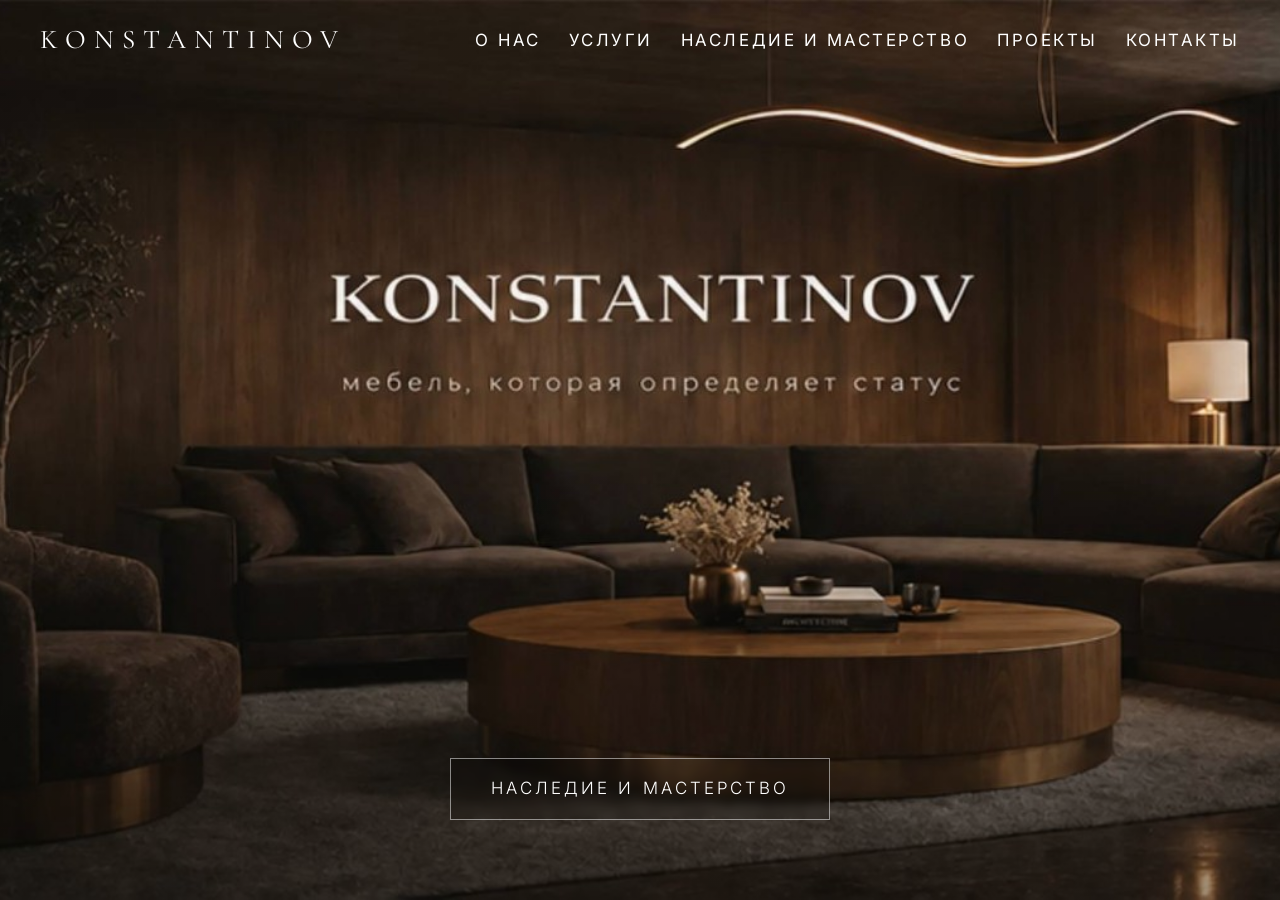
<file: index.html>
<!DOCTYPE html>
<html lang="ru">
<head>
  <meta charset="UTF-8">
  <meta name="viewport" content="width=device-width, initial-scale=1.0, viewport-fit=cover">
  <meta name="description" content="KONSTANTINOV — мебель, которая определяет статус. Эксклюзивная мебель на заказ.">
  <meta name="theme-color" content="#1a1510">
  <meta name="apple-mobile-web-app-capable" content="yes">
  <meta name="apple-mobile-web-app-status-bar-style" content="black-translucent">
  <link rel="canonical" href="https://mmkonstantinov.ru/">
  <title>KONSTANTINOV — мебель, которая определяет статус</title>
  <link rel="preload" as="image" href="images/hero.png">
  <link rel="preconnect" href="https://fonts.googleapis.com">
  <link rel="preconnect" href="https://fonts.gstatic.com" crossorigin>
  <link href="https://fonts.googleapis.com/css2?family=Cormorant+Garamond:wght@300;400;500&family=Inter:wght@300;400&display=swap" rel="stylesheet">
  <link rel="stylesheet" href="css/styles.css">
</head>
<body class="page-home">
  <header class="header" id="header">
    <div class="header__inner">
      <a href="index.html" class="header__logo">KONSTANTINOV</a>
      <button class="header__burger" id="burger" aria-label="Открыть меню">
        <span></span>
        <span></span>
      </button>
    </div>
  </header>

  <nav class="header__nav" id="nav" aria-label="Основное меню">
    <ul class="header__menu">
      <li><a href="about.html">О нас</a></li>
      <li><a href="services.html">Услуги</a></li>
      <li><a href="heritage.html">Наследие и мастерство</a></li>
      <li><a href="projects.html">Проекты</a></li>
      <li><a href="contact.html">Контакты</a></li>
    </ul>
  </nav>

  <main class="hero" id="hero">
    <div class="hero__background">
      <img
        src="images/hero.png"
        alt=""
        class="hero__image"
        width="1024"
        height="714"
        fetchpriority="high"
        decoding="async"
      >
    </div>
    <div class="hero__overlay"></div>
    <div class="hero__content">
      <h1 class="sr-only">KONSTANTINOV — мебель, которая определяет статус</h1>
      <a href="heritage.html" class="hero__cta">Наследие и мастерство</a>
    </div>
  </main>

  <script src="js/main.js" defer></script>
</body>
</html>
</file>
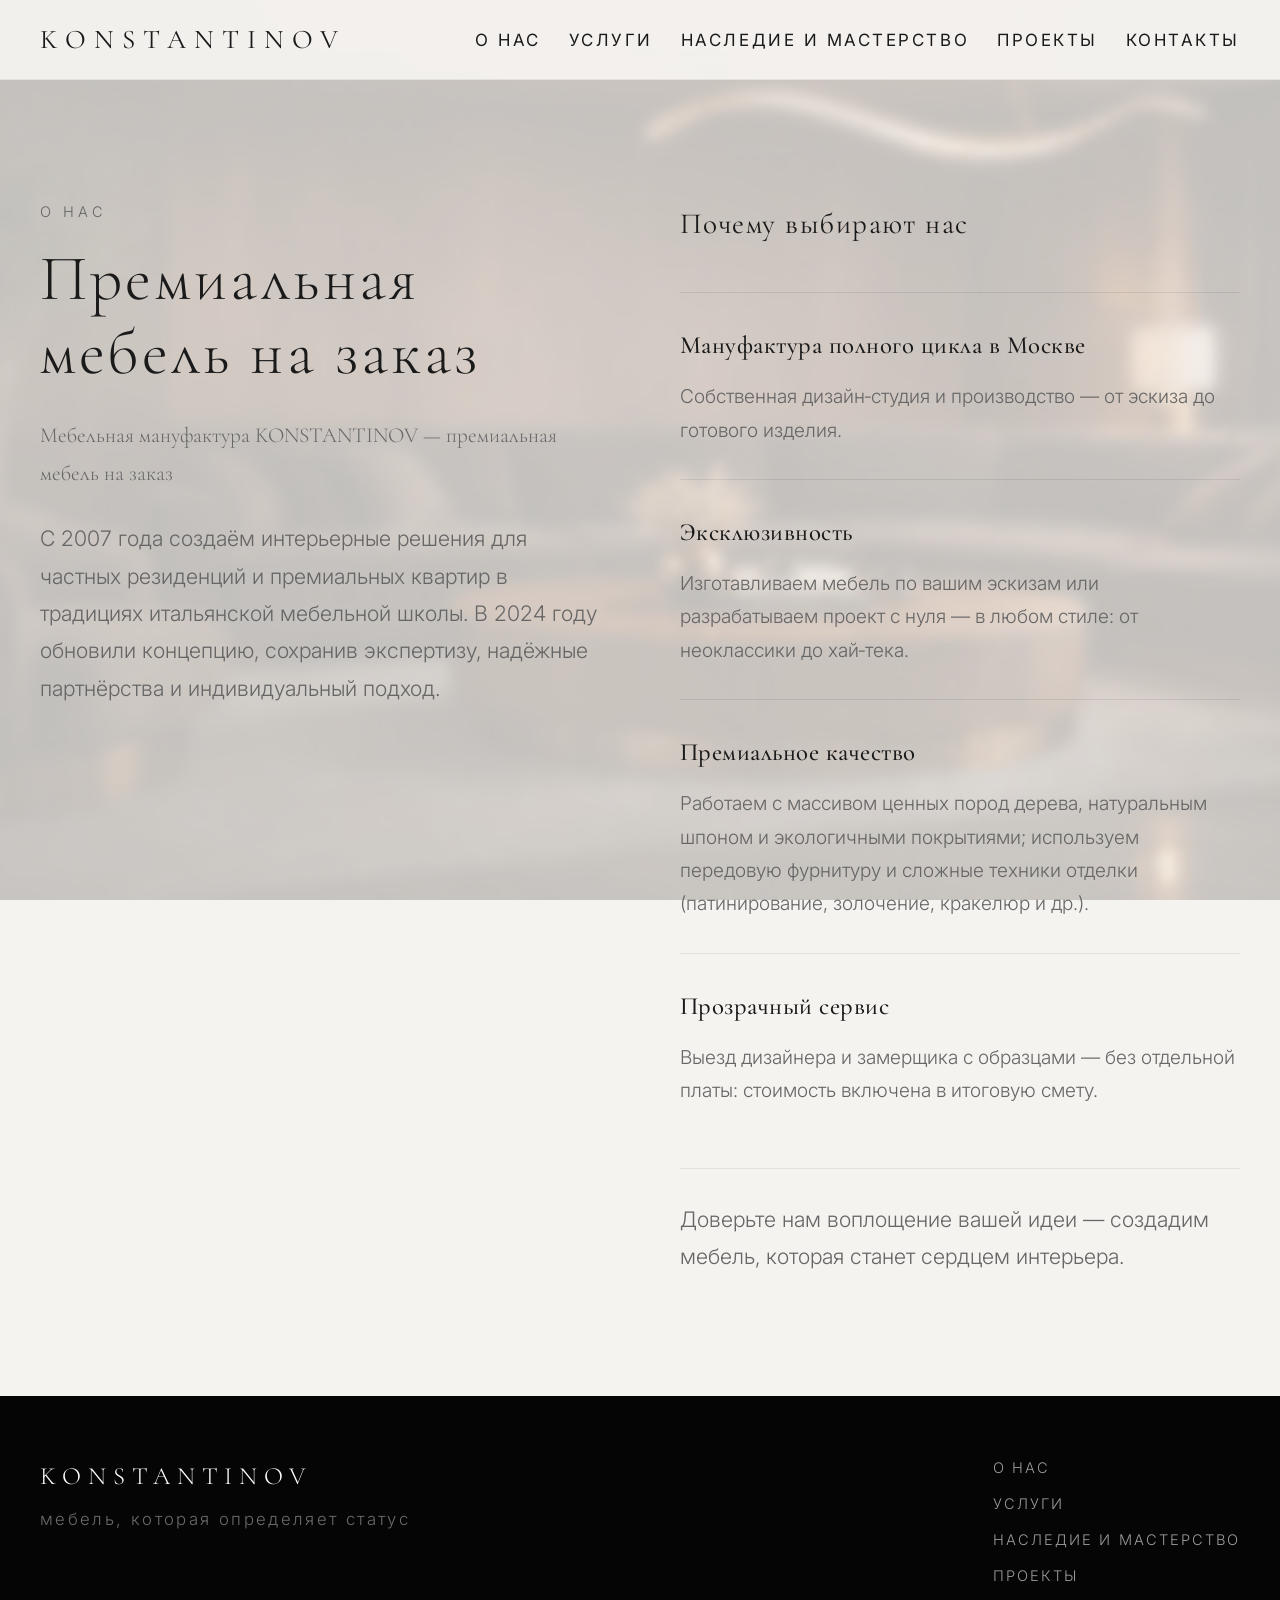
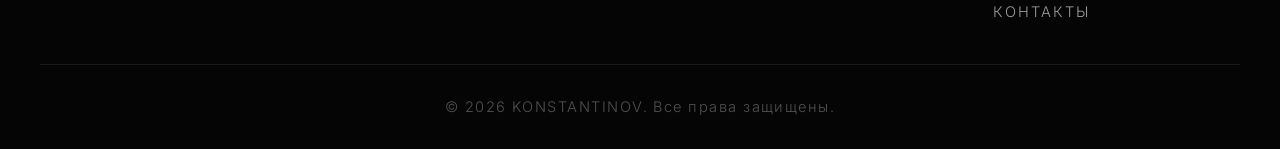
<file: about.html>
<!DOCTYPE html>
<html lang="ru">
<head>
  <meta charset="UTF-8">
  <meta name="viewport" content="width=device-width, initial-scale=1.0, viewport-fit=cover">
  <meta name="theme-color" content="#f5f3f0">
  <meta name="apple-mobile-web-app-capable" content="yes">
  <meta name="description" content="О компании KONSTANTINOV — премиальная мебель на заказ в Москве с 2007 года.">
  <title>О нас — KONSTANTINOV</title>
  <link rel="preconnect" href="https://fonts.googleapis.com">
  <link rel="preconnect" href="https://fonts.gstatic.com" crossorigin>
  <link href="https://fonts.googleapis.com/css2?family=Cormorant+Garamond:wght@300;400;500&family=Inter:wght@300;400&display=swap" rel="stylesheet">
  <link rel="stylesheet" href="css/styles.css">
</head>
<body class="page-inner">
  <header class="header header--inner" id="header">
    <div class="header__inner">
      <a href="index.html" class="header__logo">KONSTANTINOV</a>
      <button class="header__burger" id="burger" aria-label="Открыть меню">
        <span></span>
        <span></span>
      </button>
    </div>
  </header>

  <nav class="header__nav" id="nav" aria-label="Основное меню">
    <ul class="header__menu">
      <li><a href="about.html">О нас</a></li>
      <li><a href="services.html">Услуги</a></li>
      <li><a href="heritage.html">Наследие и мастерство</a></li>
      <li><a href="projects.html">Проекты</a></li>
      <li><a href="contact.html">Контакты</a></li>
    </ul>
  </nav>

  <main class="page-content">
    <section class="section services about-page">
      <div class="services__inner">
        <div class="services__intro">
          <span class="section__label">О нас</span>
          <h1 class="section__title">Премиальная мебель на&nbsp;заказ</h1>
          <p class="services__text about-page__lead">
            Мебельная мануфактура KONSTANTINOV&nbsp;— премиальная мебель на заказ
          </p>
          <p class="services__text">
            С&nbsp;2007&nbsp;года создаём интерьерные решения для частных резиденций и премиальных
            квартир в традициях итальянской мебельной школы. В&nbsp;2024&nbsp;году обновили концепцию,
            сохранив экспертизу, надёжные партнёрства и индивидуальный подход.
          </p>
        </div>
        <div class="services__list">
          <h2 class="services__list-title">Почему выбирают нас</h2>
          <div class="service-item">
            <h3 class="service-item__title">Мануфактура полного цикла в Москве</h3>
            <p class="service-item__text">
              Собственная дизайн‑студия и производство&nbsp;— от эскиза до готового изделия.
            </p>
          </div>
          <div class="service-item">
            <h3 class="service-item__title">Эксклюзивность</h3>
            <p class="service-item__text">
              Изготавливаем мебель по вашим эскизам или разрабатываем проект с нуля&nbsp;—
              в любом стиле: от неоклассики до хай‑тека.
            </p>
          </div>
          <div class="service-item">
            <h3 class="service-item__title">Премиальное качество</h3>
            <p class="service-item__text">
              Работаем с массивом ценных пород дерева, натуральным шпоном и экологичными покрытиями;
              используем передовую фурнитуру и сложные техники отделки (патинирование, золочение,
              кракелюр и др.).
            </p>
          </div>
          <div class="service-item">
            <h3 class="service-item__title">Прозрачный сервис</h3>
            <p class="service-item__text">
              Выезд дизайнера и замерщика с образцами&nbsp;— без отдельной платы: стоимость
              включена в итоговую смету.
            </p>
          </div>
          <p class="heritage__closing services__text">
            Доверьте нам воплощение вашей идеи&nbsp;— создадим мебель, которая станет сердцем интерьера.
          </p>
        </div>
      </div>
    </section>
  </main>

  <footer class="footer">
    <div class="footer__inner">
      <div class="footer__brand">
        <span class="footer__logo">KONSTANTINOV</span>
        <p class="footer__tagline">мебель, которая определяет статус</p>
      </div>
      <nav class="footer__nav">
        <a href="about.html">О нас</a>
        <a href="services.html">Услуги</a>
        <a href="heritage.html">Наследие и мастерство</a>
        <a href="projects.html">Проекты</a>
        <a href="contact.html">Контакты</a>
      </nav>
    </div>
    <div class="footer__bottom">
      <p>&copy; 2026 KONSTANTINOV. Все права защищены.</p>
    </div>
  </footer>

  <script src="js/main.js" defer></script>
</body>
</html>
</file>
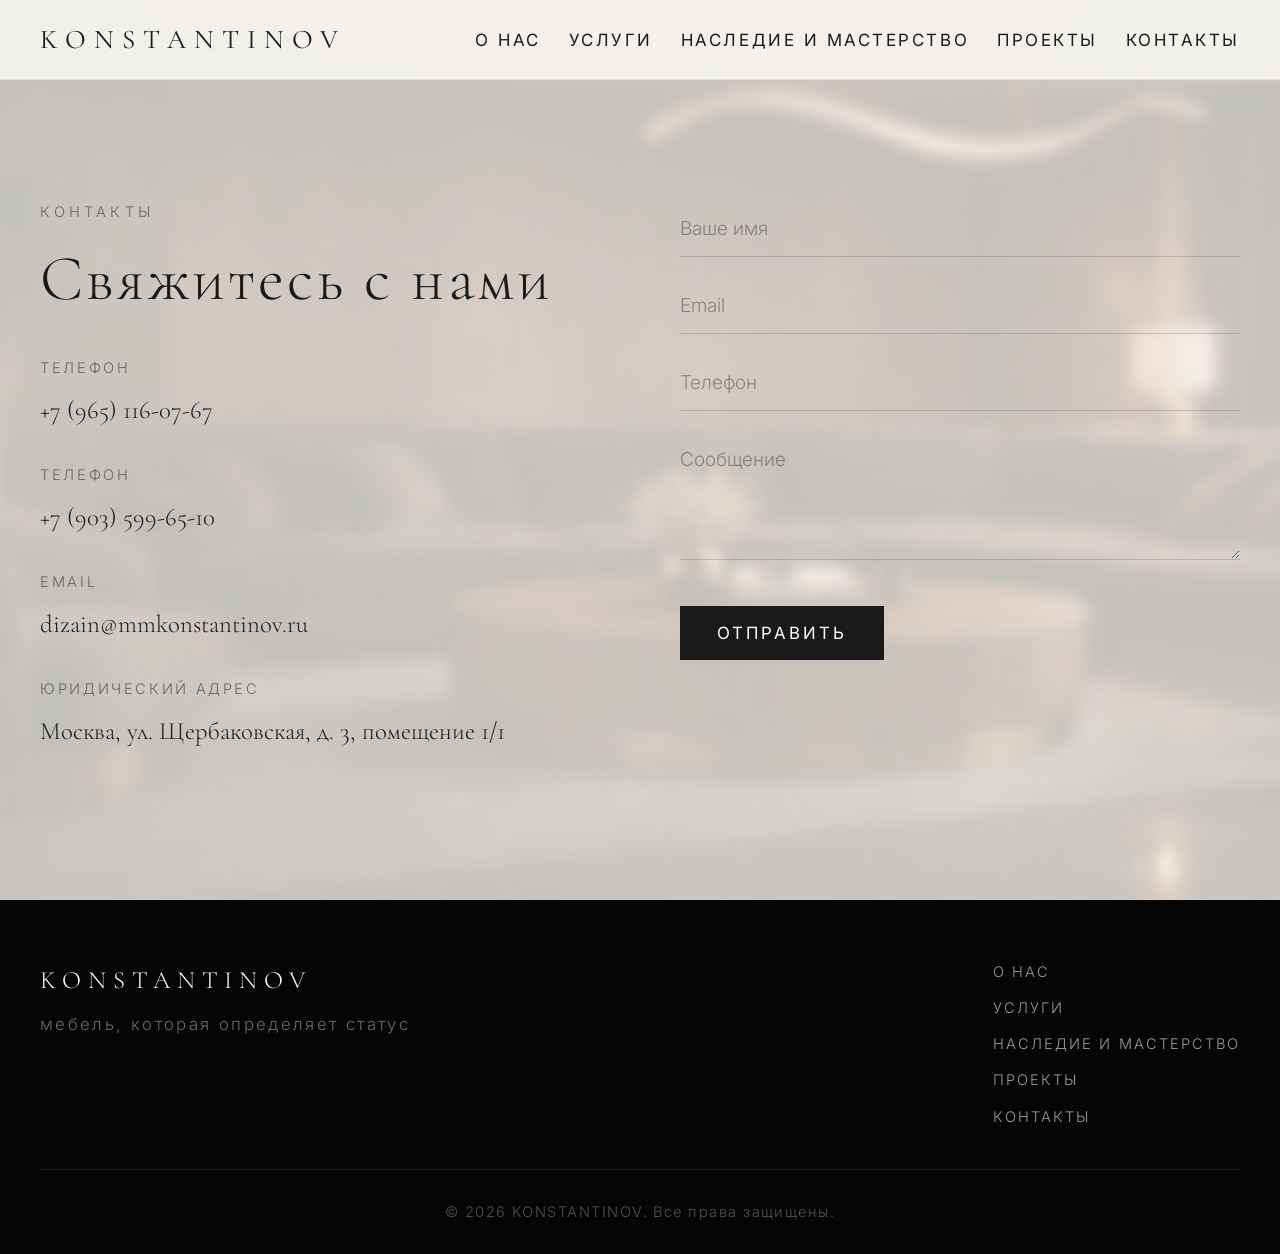
<file: contact.html>
<!DOCTYPE html>
<html lang="ru">
<head>
  <meta charset="UTF-8">
  <meta name="viewport" content="width=device-width, initial-scale=1.0, viewport-fit=cover">
  <meta name="theme-color" content="#f5f3f0">
  <meta name="apple-mobile-web-app-capable" content="yes">
  <meta name="description" content="Контакты KONSTANTINOV — свяжитесь с нами для заказа мебели.">
  <title>Контакты — KONSTANTINOV</title>
  <link rel="preconnect" href="https://fonts.googleapis.com">
  <link rel="preconnect" href="https://fonts.gstatic.com" crossorigin>
  <link href="https://fonts.googleapis.com/css2?family=Cormorant+Garamond:wght@300;400;500&family=Inter:wght@300;400&display=swap" rel="stylesheet">
  <link rel="stylesheet" href="css/styles.css">
</head>
<body class="page-inner">
  <header class="header header--inner" id="header">
    <div class="header__inner">
      <a href="index.html" class="header__logo">KONSTANTINOV</a>
      <button class="header__burger" id="burger" aria-label="Открыть меню">
        <span></span>
        <span></span>
      </button>
    </div>
  </header>

  <nav class="header__nav" id="nav" aria-label="Основное меню">
    <ul class="header__menu">
      <li><a href="about.html">О нас</a></li>
      <li><a href="services.html">Услуги</a></li>
      <li><a href="heritage.html">Наследие и мастерство</a></li>
      <li><a href="projects.html">Проекты</a></li>
      <li><a href="contact.html">Контакты</a></li>
    </ul>
  </nav>

  <main class="page-content">
    <section class="section contact">
      <div class="contact__inner">
        <div class="contact__info">
          <span class="section__label">Контакты</span>
          <h1 class="section__title">Свяжитесь с нами</h1>
          <div class="contact__details">
            <div class="contact__item">
              <span class="contact__label">Телефон</span>
              <a href="tel:+79651160767">+7 (965) 116-07-67</a>
            </div>
            <div class="contact__item">
              <span class="contact__label">Телефон</span>
              <a href="tel:+79035996510">+7 (903) 599-65-10</a>
            </div>
            <div class="contact__item">
              <span class="contact__label">Email</span>
              <a href="mailto:dizain@mmkonstantinov.ru">dizain@mmkonstantinov.ru</a>
            </div>
            <div class="contact__item">
              <span class="contact__label">Юридический адрес</span>
              <address>Москва, ул. Щербаковская, д.&nbsp;3, помещение&nbsp;1/1</address>
            </div>
          </div>
        </div>
        <form class="contact__form" action="https://formsubmit.co/dizain@mmkonstantinov.ru" method="POST">
          <input type="hidden" name="_subject" value="Новая заявка с сайта KONSTANTINOV">
          <input type="hidden" name="_next" value="https://mmkonstantinov.ru/contact.html?sent=1">
          <input type="hidden" name="_template" value="table">
          <input type="hidden" name="_captcha" value="false">
          <input type="text" name="_honey" class="contact__honey" tabindex="-1" autocomplete="off">
          <div class="form-group">
            <input type="text" name="name" placeholder="Ваше имя" required>
          </div>
          <div class="form-group">
            <input type="email" name="email" placeholder="Email" required>
          </div>
          <div class="form-group">
            <input type="tel" name="phone" placeholder="Телефон">
          </div>
          <div class="form-group">
            <textarea name="message" placeholder="Сообщение" rows="4" required></textarea>
          </div>
          <button type="submit" class="btn btn--primary">Отправить</button>
        </form>
      </div>
    </section>
  </main>

  <footer class="footer">
    <div class="footer__inner">
      <div class="footer__brand">
        <span class="footer__logo">KONSTANTINOV</span>
        <p class="footer__tagline">мебель, которая определяет статус</p>
      </div>
      <nav class="footer__nav">
        <a href="about.html">О нас</a>
        <a href="services.html">Услуги</a>
        <a href="heritage.html">Наследие и мастерство</a>
        <a href="projects.html">Проекты</a>
        <a href="contact.html">Контакты</a>
      </nav>
    </div>
    <div class="footer__bottom">
      <p>&copy; 2026 KONSTANTINOV. Все права защищены.</p>
    </div>
  </footer>

  <script src="js/main.js" defer></script>
</body>
</html>
</file>
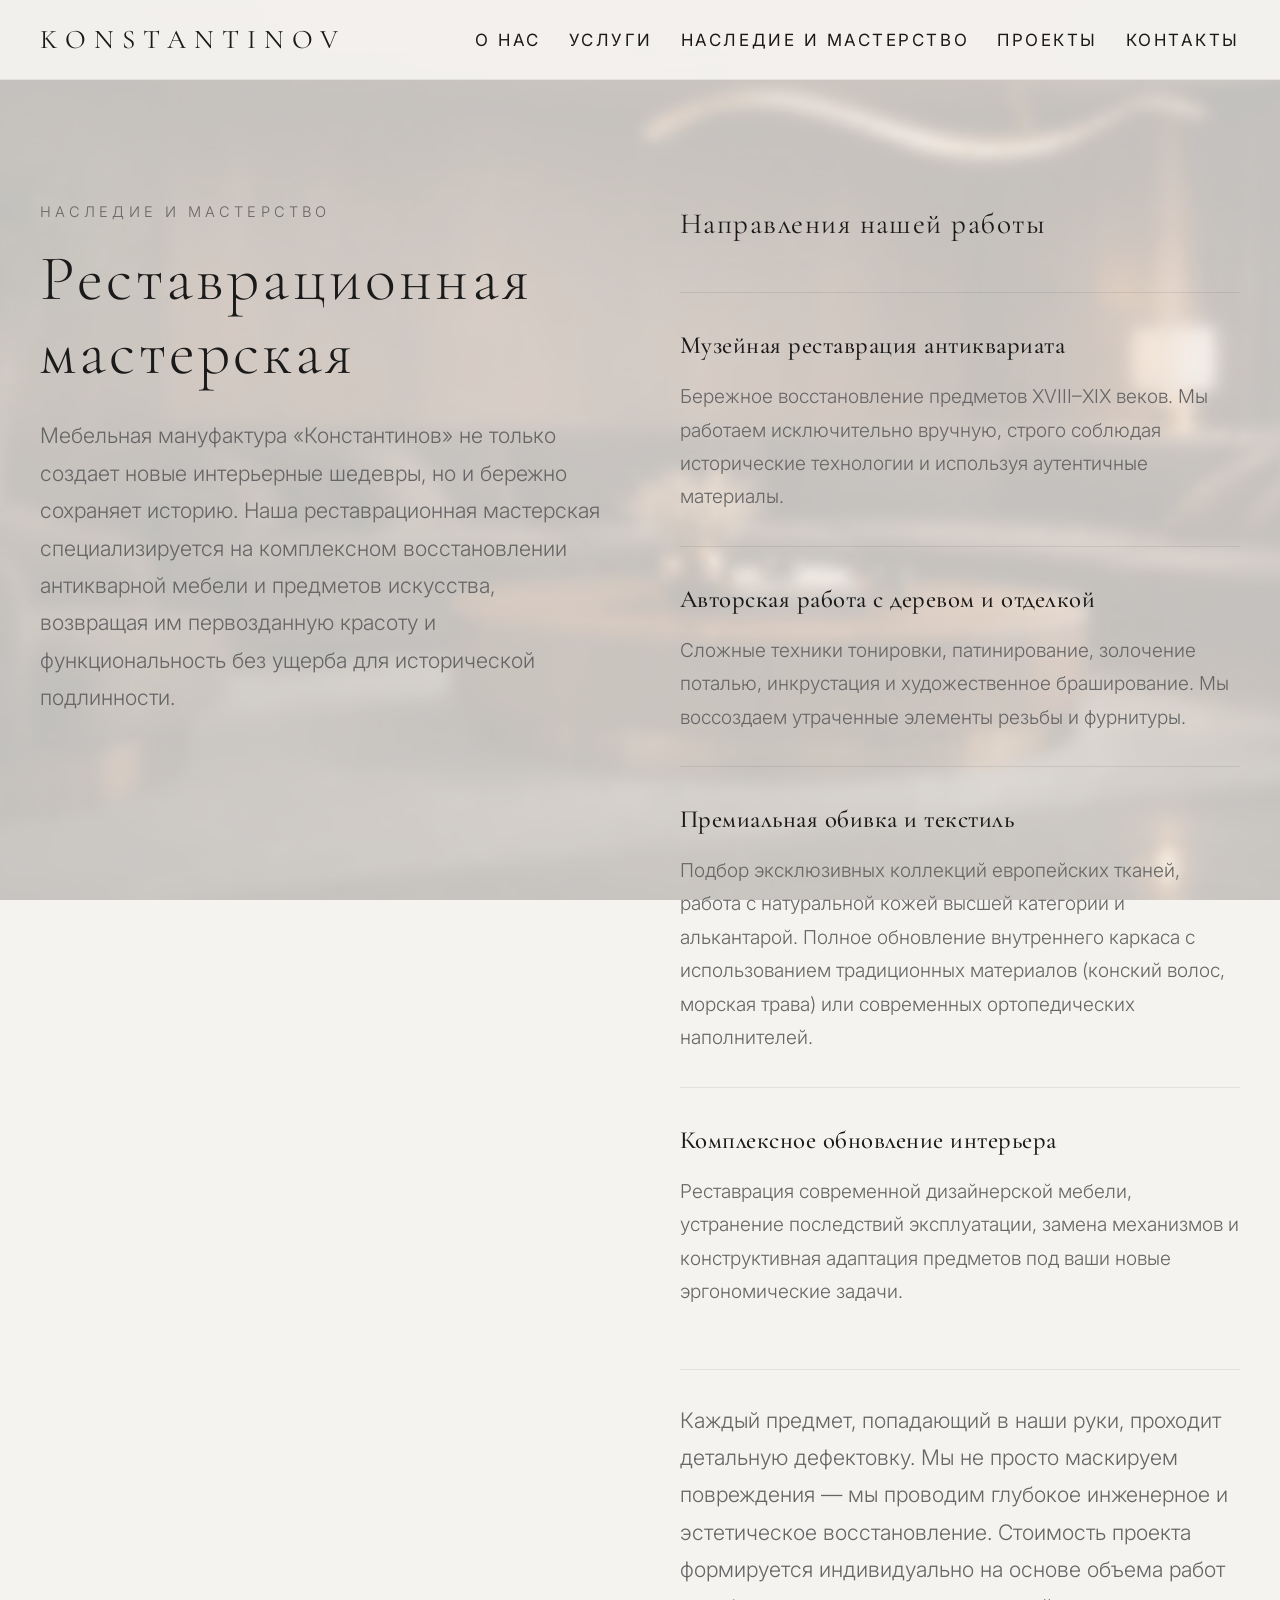
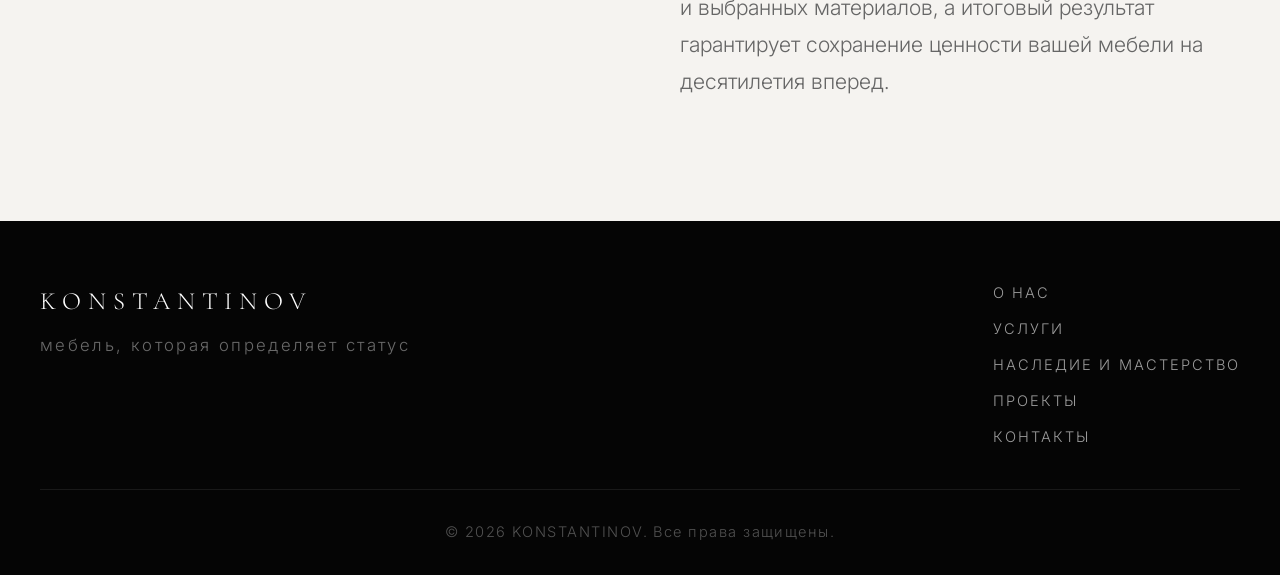
<file: heritage.html>
<!DOCTYPE html>
<html lang="ru">
<head>
  <meta charset="UTF-8">
  <meta name="viewport" content="width=device-width, initial-scale=1.0, viewport-fit=cover">
  <meta name="theme-color" content="#f5f3f0">
  <meta name="apple-mobile-web-app-capable" content="yes">
  <meta name="description" content="Наследие и мастерство — реставрация антикварной мебели и предметов искусства в мануфактуре KONSTANTINOV.">
  <title>Наследие и мастерство — KONSTANTINOV</title>
  <link rel="preconnect" href="https://fonts.googleapis.com">
  <link rel="preconnect" href="https://fonts.gstatic.com" crossorigin>
  <link href="https://fonts.googleapis.com/css2?family=Cormorant+Garamond:wght@300;400;500&family=Inter:wght@300;400&display=swap" rel="stylesheet">
  <link rel="stylesheet" href="css/styles.css">
</head>
<body class="page-inner">
  <header class="header header--inner" id="header">
    <div class="header__inner">
      <a href="index.html" class="header__logo">KONSTANTINOV</a>
      <button class="header__burger" id="burger" aria-label="Открыть меню">
        <span></span>
        <span></span>
      </button>
    </div>
  </header>

  <nav class="header__nav" id="nav" aria-label="Основное меню">
    <ul class="header__menu">
      <li><a href="about.html">О нас</a></li>
      <li><a href="services.html">Услуги</a></li>
      <li><a href="heritage.html">Наследие и мастерство</a></li>
      <li><a href="projects.html">Проекты</a></li>
      <li><a href="contact.html">Контакты</a></li>
    </ul>
  </nav>

  <main class="page-content">
    <section class="section services heritage">
      <div class="services__inner">
        <div class="services__intro">
          <span class="section__label">Наследие и мастерство</span>
          <h1 class="section__title">Реставрационная мастерская</h1>
          <p class="services__text">
            Мебельная мануфактура «Константинов» не только создает новые интерьерные шедевры,
            но и бережно сохраняет историю. Наша реставрационная мастерская специализируется
            на комплексном восстановлении антикварной мебели и предметов искусства, возвращая им
            первозданную красоту и функциональность без ущерба для исторической подлинности.
          </p>
        </div>
        <div class="services__list">
          <h2 class="services__list-title">Направления нашей работы</h2>
          <div class="service-item">
            <h3 class="service-item__title">Музейная реставрация антиквариата</h3>
            <p class="service-item__text">
              Бережное восстановление предметов XVIII–XIX веков. Мы работаем исключительно вручную,
              строго соблюдая исторические технологии и используя аутентичные материалы.
            </p>
          </div>
          <div class="service-item">
            <h3 class="service-item__title">Авторская работа с деревом и отделкой</h3>
            <p class="service-item__text">
              Сложные техники тонировки, патинирование, золочение поталью, инкрустация и художественное
              браширование. Мы воссоздаем утраченные элементы резьбы и фурнитуры.
            </p>
          </div>
          <div class="service-item">
            <h3 class="service-item__title">Премиальная обивка и текстиль</h3>
            <p class="service-item__text">
              Подбор эксклюзивных коллекций европейских тканей, работа с натуральной кожей высшей
              категории и алькантарой. Полное обновление внутреннего каркаса с использованием
              традиционных материалов (конский волос, морская трава) или современных ортопедических наполнителей.
            </p>
          </div>
          <div class="service-item">
            <h3 class="service-item__title">Комплексное обновление интерьера</h3>
            <p class="service-item__text">
              Реставрация современной дизайнерской мебели, устранение последствий эксплуатации,
              замена механизмов и конструктивная адаптация предметов под ваши новые эргономические задачи.
            </p>
          </div>
          <p class="heritage__closing services__text">
            Каждый предмет, попадающий в наши руки, проходит детальную дефектовку. Мы не просто
            маскируем повреждения — мы проводим глубокое инженерное и эстетическое восстановление.
            Стоимость проекта формируется индивидуально на основе объема работ и выбранных материалов,
            а итоговый результат гарантирует сохранение ценности вашей мебели на десятилетия вперед.
          </p>
        </div>
      </div>
    </section>
  </main>

  <footer class="footer">
    <div class="footer__inner">
      <div class="footer__brand">
        <span class="footer__logo">KONSTANTINOV</span>
        <p class="footer__tagline">мебель, которая определяет статус</p>
      </div>
      <nav class="footer__nav">
        <a href="about.html">О нас</a>
        <a href="services.html">Услуги</a>
        <a href="heritage.html">Наследие и мастерство</a>
        <a href="projects.html">Проекты</a>
        <a href="contact.html">Контакты</a>
      </nav>
    </div>
    <div class="footer__bottom">
      <p>&copy; 2026 KONSTANTINOV. Все права защищены.</p>
    </div>
  </footer>

  <script src="js/main.js" defer></script>
</body>
</html>
</file>
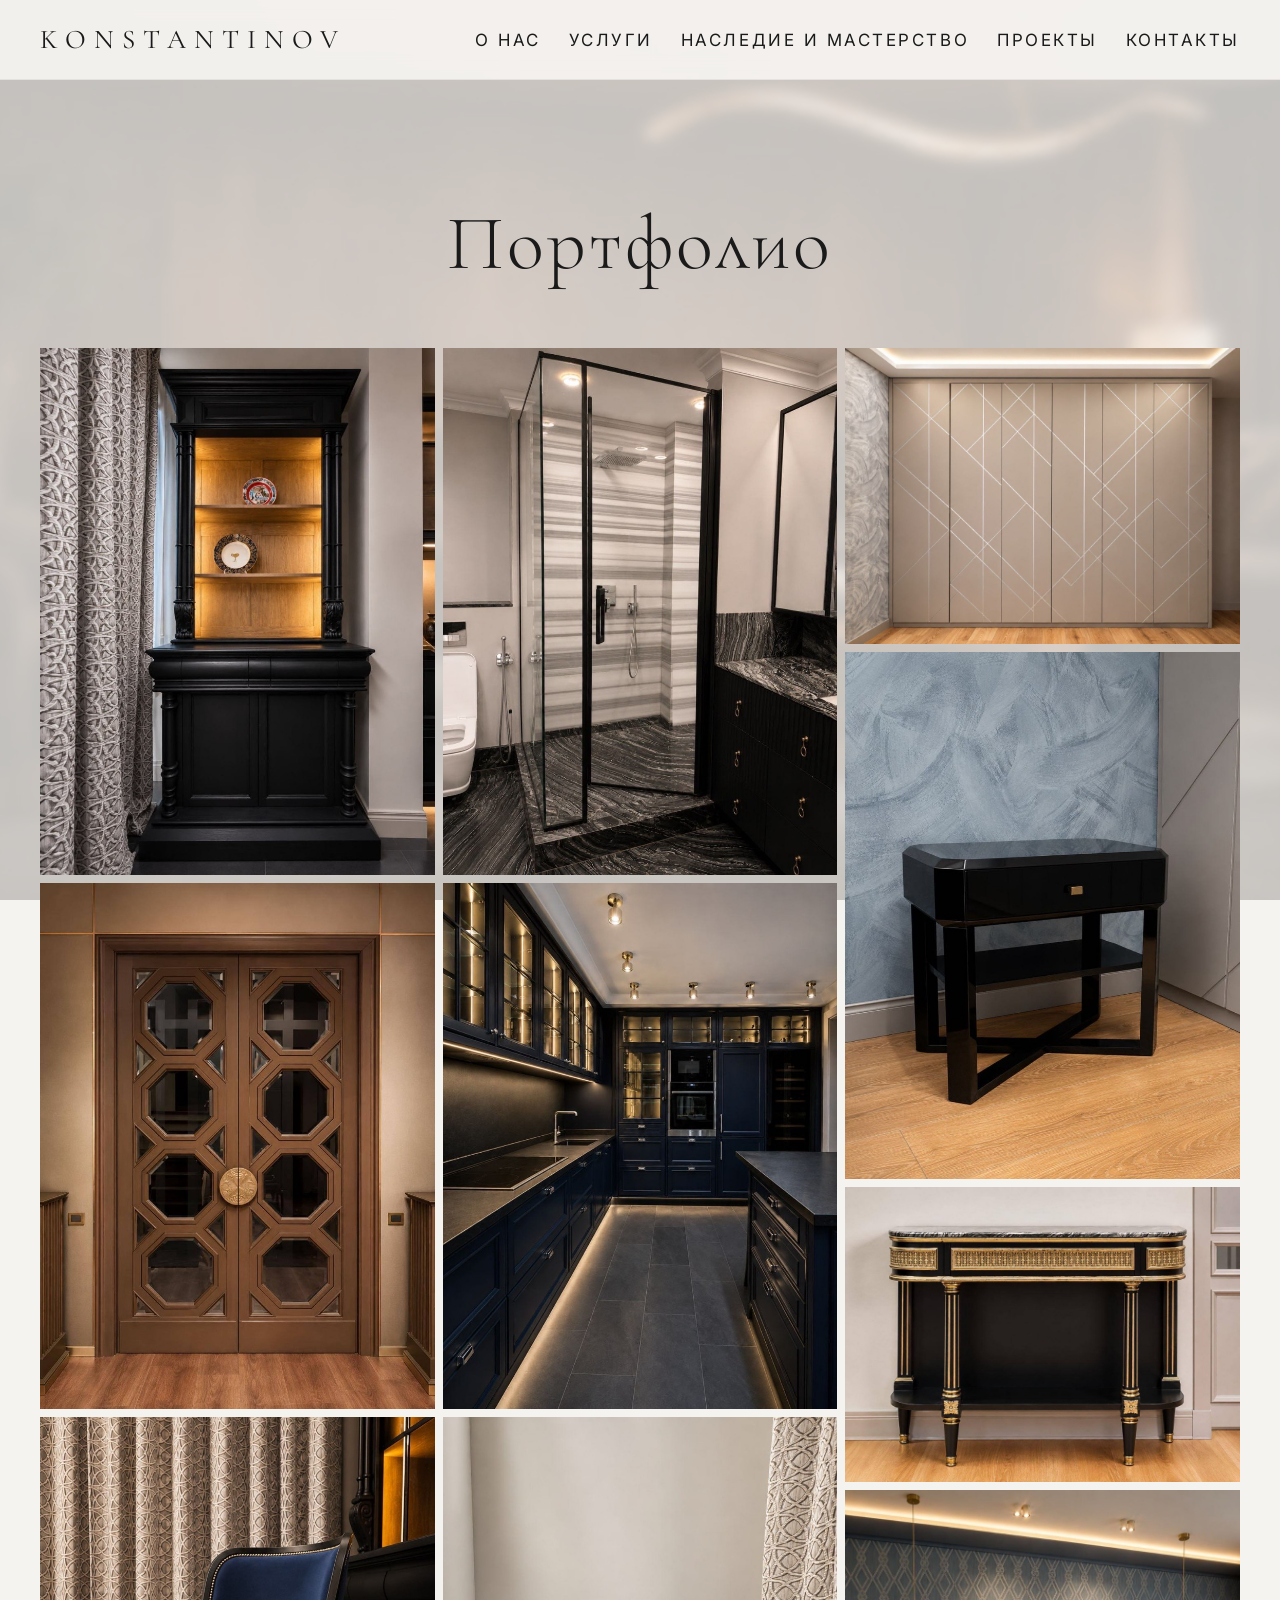
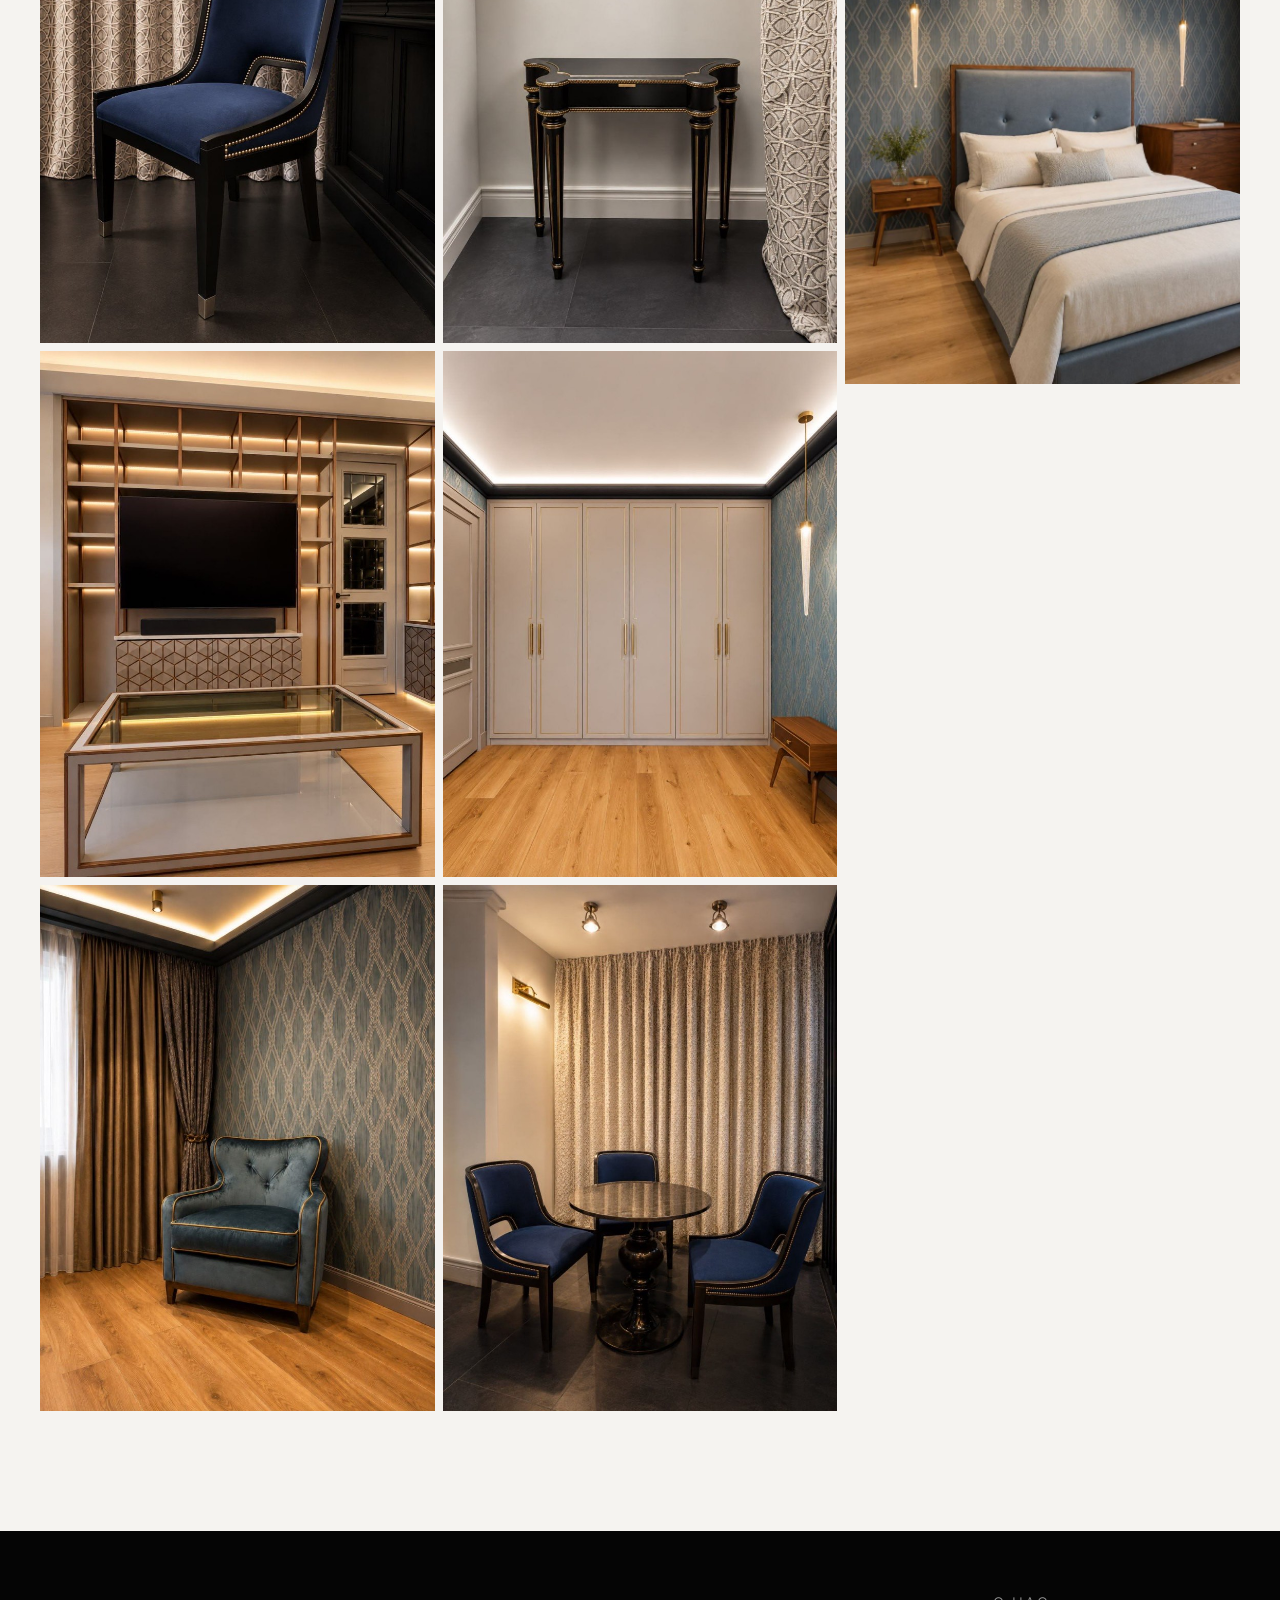
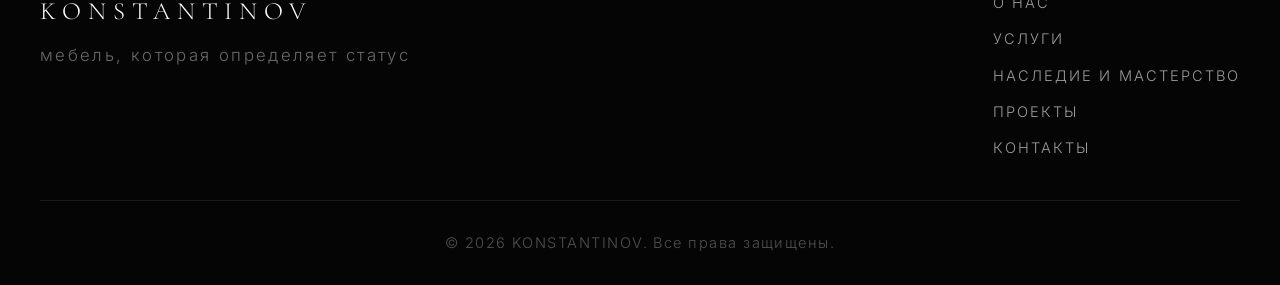
<file: projects.html>
<!DOCTYPE html>
<html lang="ru">
<head>
  <meta charset="UTF-8">
  <meta name="viewport" content="width=device-width, initial-scale=1.0, viewport-fit=cover">
  <meta name="theme-color" content="#f5f3f0">
  <meta name="apple-mobile-web-app-capable" content="yes">
  <meta name="description" content="Реализованные проекты KONSTANTINOV — портфолио интерьеров.">
  <title>Проекты — KONSTANTINOV</title>
  <link rel="preconnect" href="https://fonts.googleapis.com">
  <link rel="preconnect" href="https://fonts.gstatic.com" crossorigin>
  <link href="https://fonts.googleapis.com/css2?family=Cormorant+Garamond:wght@300;400;500&family=Inter:wght@300;400&display=swap" rel="stylesheet">
  <link rel="stylesheet" href="css/styles.css?v=20250910c">
</head>
<body class="page-inner">
  <header class="header header--inner" id="header">
    <div class="header__inner">
      <a href="index.html" class="header__logo">KONSTANTINOV</a>
      <button class="header__burger" id="burger" aria-label="Открыть меню">
        <span></span>
        <span></span>
      </button>
    </div>
  </header>

  <nav class="header__nav" id="nav" aria-label="Основное меню">
    <ul class="header__menu">
      <li><a href="about.html">О нас</a></li>
      <li><a href="services.html">Услуги</a></li>
      <li><a href="heritage.html">Наследие и мастерство</a></li>
      <li><a href="projects.html">Проекты</a></li>
      <li><a href="contact.html">Контакты</a></li>
    </ul>
  </nav>

  <main class="page-content">
    <section class="section projects">
      <div class="section__header section__header--center">
        <h1 class="section__title">Портфолио</h1>
      </div>
      <div class="projects__grid projects__grid--gallery">
        <figure class="project-card">
          <img src="images/projects/01.png?v=3" alt="Витринный шкаф с подсветкой" width="800" height="1067" loading="lazy" decoding="async">
        </figure>
        <figure class="project-card">
          <img src="images/projects/02.png?v=3" alt="Двери с геометрическим остеклением" width="768" height="1024" loading="lazy" decoding="async">
        </figure>
        <figure class="project-card">
          <img src="images/projects/03.png?v=3" alt="Стул с обивкой из бархата" width="800" height="1067" loading="lazy" decoding="async">
        </figure>
        <figure class="project-card">
          <img src="images/projects/04.png?v=3" alt="Стеновая система с телевизором" width="800" height="1067" loading="lazy" decoding="async">
        </figure>
        <figure class="project-card">
          <img src="images/projects/05.png?v=3" alt="Кресло с золотым кантом" width="800" height="1067" loading="lazy" decoding="async">
        </figure>
        <figure class="project-card">
          <img src="images/projects/06.png?v=3" alt="Ванная комната с мебелью из мрамора" width="800" height="1067" loading="lazy" decoding="async">
        </figure>
        <figure class="project-card">
          <img src="images/projects/07.png?v=3" alt="Кухня премиум-класса" width="800" height="1067" loading="lazy" decoding="async">
        </figure>
        <figure class="project-card">
          <img src="images/projects/08.png?v=3" alt="Консоль с золотым декором" width="800" height="1067" loading="lazy" decoding="async">
        </figure>
        <figure class="project-card">
          <img src="images/projects/09.png?v=3" alt="Встроенный шкаф с золотыми вставками" width="800" height="1067" loading="lazy" decoding="async">
        </figure>
        <figure class="project-card">
          <img src="images/projects/10.png?v=3" alt="Обеденная группа из бархата и мрамора" width="800" height="1067" loading="lazy" decoding="async">
        </figure>
        <figure class="project-card">
          <img src="images/projects/11.png?v=3" alt="Шкаф с геометрическим рисунком" width="800" height="1067" loading="lazy" decoding="async">
        </figure>
        <figure class="project-card">
          <img src="images/projects/12.png?v=3" alt="Прикроватная тумба из лака" width="800" height="1067" loading="lazy" decoding="async">
        </figure>
        <figure class="project-card">
          <img src="images/projects/13.png?v=3" alt="Консоль с мраморной столешницей" width="1024" height="768" loading="lazy" decoding="async">
        </figure>
        <figure class="project-card">
          <img src="images/projects/14.png?v=3" alt="Спальня с мебелью на заказ" width="800" height="1067" loading="lazy" decoding="async">
        </figure>
      </div>
    </section>
  </main>

  <footer class="footer">
    <div class="footer__inner">
      <div class="footer__brand">
        <span class="footer__logo">KONSTANTINOV</span>
        <p class="footer__tagline">мебель, которая определяет статус</p>
      </div>
      <nav class="footer__nav">
        <a href="about.html">О нас</a>
        <a href="services.html">Услуги</a>
        <a href="heritage.html">Наследие и мастерство</a>
        <a href="projects.html">Проекты</a>
        <a href="contact.html">Контакты</a>
      </nav>
    </div>
    <div class="footer__bottom">
      <p>&copy; 2026 KONSTANTINOV. Все права защищены.</p>
    </div>
  </footer>

  <script src="js/main.js" defer></script>
</body>
</html>
</file>
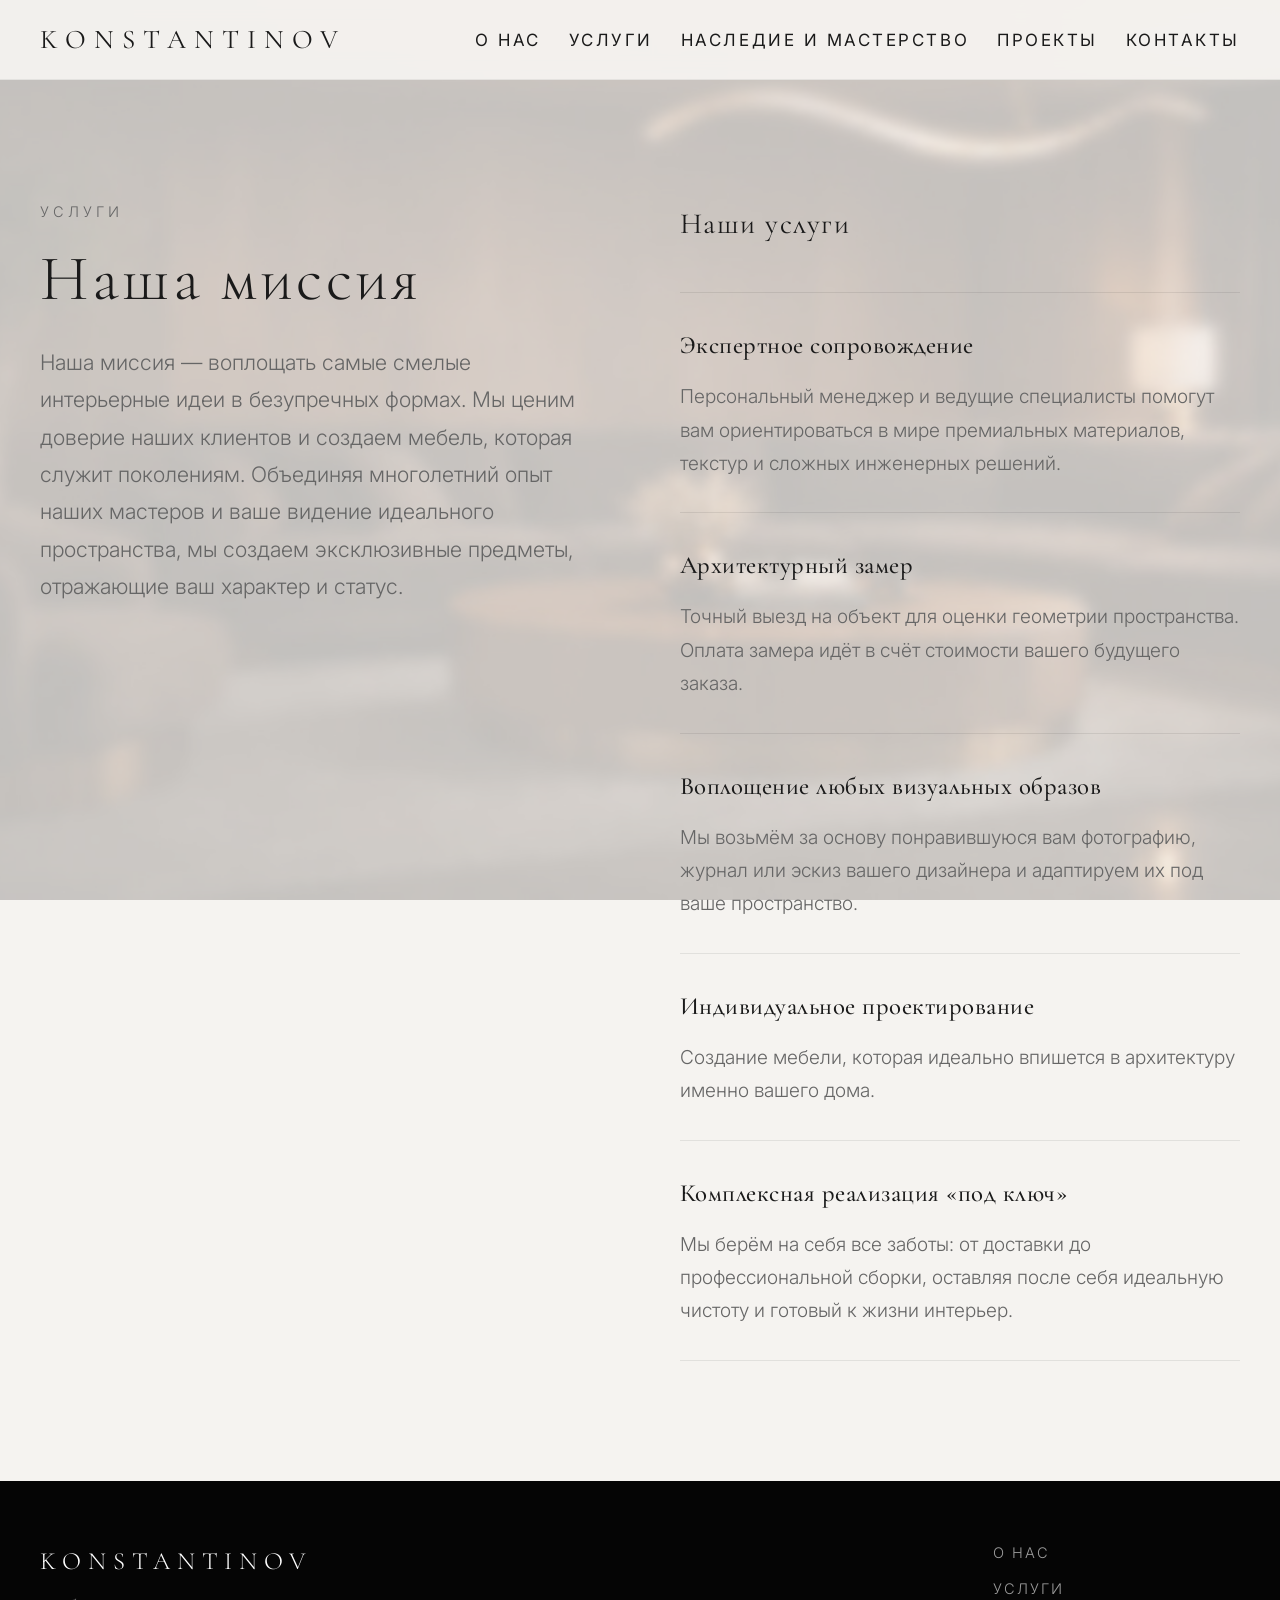
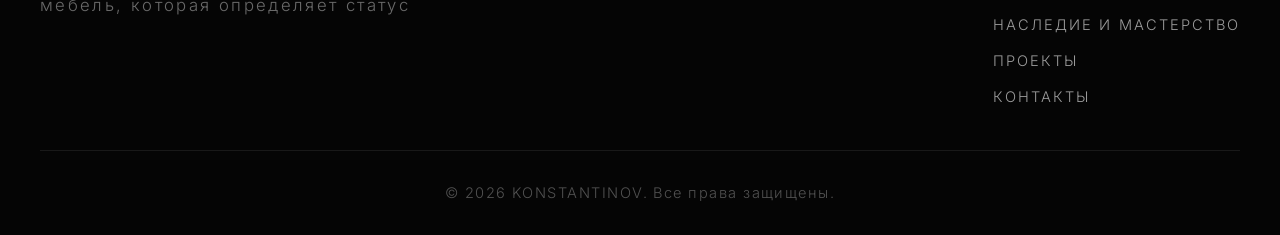
<file: services.html>
<!DOCTYPE html>
<html lang="ru">
<head>
  <meta charset="UTF-8">
  <meta name="viewport" content="width=device-width, initial-scale=1.0, viewport-fit=cover">
  <meta name="theme-color" content="#f5f3f0">
  <meta name="apple-mobile-web-app-capable" content="yes">
  <meta name="description" content="Услуги KONSTANTINOV — индивидуальное проектирование и изготовление мебели на заказ.">
  <title>Услуги — KONSTANTINOV</title>
  <link rel="preconnect" href="https://fonts.googleapis.com">
  <link rel="preconnect" href="https://fonts.gstatic.com" crossorigin>
  <link href="https://fonts.googleapis.com/css2?family=Cormorant+Garamond:wght@300;400;500&family=Inter:wght@300;400&display=swap" rel="stylesheet">
  <link rel="stylesheet" href="css/styles.css">
</head>
<body class="page-inner">
  <header class="header header--inner" id="header">
    <div class="header__inner">
      <a href="index.html" class="header__logo">KONSTANTINOV</a>
      <button class="header__burger" id="burger" aria-label="Открыть меню">
        <span></span>
        <span></span>
      </button>
    </div>
  </header>

  <nav class="header__nav" id="nav" aria-label="Основное меню">
    <ul class="header__menu">
      <li><a href="about.html">О нас</a></li>
      <li><a href="services.html">Услуги</a></li>
      <li><a href="heritage.html">Наследие и мастерство</a></li>
      <li><a href="projects.html">Проекты</a></li>
      <li><a href="contact.html">Контакты</a></li>
    </ul>
  </nav>

  <main class="page-content">
    <section class="section services">
      <div class="services__inner">
        <div class="services__intro">
          <span class="section__label">Услуги</span>
          <h1 class="section__title">Наша миссия</h1>
          <p class="services__text">
            Наша миссия — воплощать самые смелые интерьерные идеи в безупречных формах.
            Мы ценим доверие наших клиентов и создаем мебель, которая служит поколениям.
            Объединяя многолетний опыт наших мастеров и ваше видение идеального пространства,
            мы создаем эксклюзивные предметы, отражающие ваш характер и статус.
          </p>
        </div>
        <div class="services__list">
          <h2 class="services__list-title">Наши услуги</h2>
          <div class="service-item">
            <h3 class="service-item__title">Экспертное сопровождение</h3>
            <p class="service-item__text">
              Персональный менеджер и ведущие специалисты помогут вам ориентироваться в мире
              премиальных материалов, текстур и сложных инженерных решений.
            </p>
          </div>
          <div class="service-item">
            <h3 class="service-item__title">Архитектурный замер</h3>
            <p class="service-item__text">
              Точный выезд на объект для оценки геометрии пространства.
              Оплата замера идёт в счёт стоимости вашего будущего заказа.
            </p>
          </div>
          <div class="service-item">
            <h3 class="service-item__title">Воплощение любых визуальных образов</h3>
            <p class="service-item__text">
              Мы возьмём за основу понравившуюся вам фотографию, журнал или эскиз вашего дизайнера
              и адаптируем их под ваше пространство.
            </p>
          </div>
          <div class="service-item">
            <h3 class="service-item__title">Индивидуальное проектирование</h3>
            <p class="service-item__text">
              Создание мебели, которая идеально впишется в архитектуру именно вашего дома.
            </p>
          </div>
          <div class="service-item">
            <h3 class="service-item__title">Комплексная реализация «под ключ»</h3>
            <p class="service-item__text">
              Мы берём на себя все заботы: от доставки до профессиональной сборки, оставляя после себя
              идеальную чистоту и готовый к жизни интерьер.
            </p>
          </div>
        </div>
      </div>
    </section>
  </main>

  <footer class="footer">
    <div class="footer__inner">
      <div class="footer__brand">
        <span class="footer__logo">KONSTANTINOV</span>
        <p class="footer__tagline">мебель, которая определяет статус</p>
      </div>
      <nav class="footer__nav">
        <a href="about.html">О нас</a>
        <a href="services.html">Услуги</a>
        <a href="heritage.html">Наследие и мастерство</a>
        <a href="projects.html">Проекты</a>
        <a href="contact.html">Контакты</a>
      </nav>
    </div>
    <div class="footer__bottom">
      <p>&copy; 2026 KONSTANTINOV. Все права защищены.</p>
    </div>
  </footer>

  <script src="js/main.js" defer></script>
</body>
</html>
</file>
<file: css/styles.css>
/* =============================================
   KONSTANTINOV — Luxury Furniture Website
   Inspired by Minotti aesthetic
   ============================================= */

:root {
  --color-bg: #0a0a0a;
  --color-bg-light: #f5f3f0;
  --color-bg-cream: #ebe8e3;
  --color-text: #1a1a1a;
  --color-text-light: #666;
  --color-text-inverse: #ffffff;
  --color-accent: #8b7355;
  --color-border: rgba(255, 255, 255, 0.15);
  --font-serif: 'Cormorant Garamond', Georgia, serif;
  --font-sans: 'Inter', -apple-system, BlinkMacSystemFont, sans-serif;
  --header-height: 80px;
  --transition: 0.4s cubic-bezier(0.25, 0.46, 0.45, 0.94);
  --max-width: 1400px;
  --safe-top: env(safe-area-inset-top, 0px);
  --safe-bottom: env(safe-area-inset-bottom, 0px);
  --safe-left: env(safe-area-inset-left, 0px);
  --safe-right: env(safe-area-inset-right, 0px);

  /* Typography */
  --fs-xs: 0.8125rem;
  --fs-sm: 0.9375rem;
  --fs-md: 1.0625rem;
  --fs-lg: 1.1875rem;
  --fs-xl: 1.375rem;
  --fs-2xl: 1.625rem;
  --fs-3xl: 2.125rem;
  --fs-title: clamp(2.375rem, 5vw, 4.25rem);
  --fs-display: clamp(2.875rem, 5vw, 4.75rem);
  --fs-logo: clamp(1rem, 3.2vw, 1.5rem);
}

*, *::before, *::after {
  box-sizing: border-box;
  margin: 0;
  padding: 0;
}

html {
  scroll-behavior: smooth;
  font-size: 18px;
  -webkit-text-size-adjust: 100%;
  overflow-x: hidden;
}

body {
  font-family: var(--font-sans);
  font-weight: 300;
  font-size: var(--fs-md);
  color: var(--color-text);
  background-color: var(--color-bg-light);
  line-height: 1.65;
  -webkit-font-smoothing: antialiased;
  -webkit-tap-highlight-color: transparent;
  overflow-x: hidden;
}

body::before {
  content: '';
  position: fixed;
  inset: 0;
  background: url('../images/page-bg.png') center / cover no-repeat;
  z-index: -2;
}

body::after {
  content: '';
  position: fixed;
  inset: 0;
  background: rgba(245, 243, 240, 0.78);
  z-index: -1;
}

body.page-home {
  overflow: hidden;
  height: 100vh;
  height: 100dvh;
}

body.page-inner {
  padding-top: calc(var(--header-height) + var(--safe-top));
}

body.menu-open {
  overflow: hidden;
  position: fixed;
  width: 100%;
  height: 100%;
}

.page-content {
  min-height: calc(100dvh - var(--header-height) - var(--safe-top));
}

a {
  color: inherit;
  text-decoration: none;
}

img {
  max-width: 100%;
  display: block;
}

address {
  font-style: normal;
}

/* =============================================
   Header
   ============================================= */

.header {
  position: fixed;
  top: 0;
  left: 0;
  right: 0;
  z-index: 1002;
  height: calc(var(--header-height) + var(--safe-top));
  padding-top: var(--safe-top);
  transition: background var(--transition), backdrop-filter var(--transition);
  overflow: visible;
}

body.menu-open .header--inner {
  background: rgba(245, 243, 240, 0.98);
  backdrop-filter: blur(10px);
}

body.menu-open .header:not(.header--inner) {
  background: rgba(10, 10, 10, 0.95);
  backdrop-filter: blur(10px);
}

.header--scrolled {
  background: rgba(10, 10, 10, 0.95);
  backdrop-filter: blur(10px);
}

.header--inner {
  background: rgba(245, 243, 240, 0.95);
  backdrop-filter: blur(10px);
  border-bottom: 1px solid rgba(0, 0, 0, 0.06);
}

.header--inner .header__logo {
  color: var(--color-text);
}

.header--inner .header__burger span {
  background: var(--color-text);
}

.header--inner.header--scrolled {
  background: rgba(245, 243, 240, 0.98);
}

.header__inner {
  max-width: var(--max-width);
  margin: 0 auto;
  padding: 0 calc(24px + var(--safe-right)) 0 calc(24px + var(--safe-left));
  height: var(--header-height);
  display: flex;
  align-items: center;
  justify-content: space-between;
}

.header__logo {
  font-family: var(--font-serif);
  font-size: var(--fs-logo);
  font-weight: 400;
  letter-spacing: clamp(0.12em, 2vw, 0.3em);
  color: var(--color-text-inverse);
  transition: opacity var(--transition);
  z-index: 1001;
}

.header__logo:hover {
  opacity: 0.7;
}

.header__menu {
  display: flex;
  list-style: none;
  gap: 40px;
}

.header__menu a {
  font-size: var(--fs-sm);
  font-weight: 400;
  letter-spacing: 0.15em;
  text-transform: uppercase;
  color: var(--color-text-inverse);
  position: relative;
  padding: 4px 0;
}

.header__menu a::after {
  content: '';
  position: absolute;
  bottom: 0;
  left: 0;
  width: 0;
  height: 1px;
  background: var(--color-text-inverse);
  transition: width var(--transition);
}

.header__menu a:hover::after {
  width: 100%;
}

.header__burger {
  display: none;
  flex-direction: column;
  justify-content: center;
  gap: 8px;
  background: none;
  border: none;
  cursor: pointer;
  padding: 12px;
  margin: -12px;
  min-width: 48px;
  min-height: 48px;
  z-index: 1001;
}

.header__burger span {
  display: block;
  width: 24px;
  height: 1px;
  background: var(--color-text-inverse);
  transition: var(--transition);
}

.header__burger--active span:first-child {
  transform: rotate(45deg) translate(3px, 3px);
}

.header__burger--active span:last-child {
  transform: rotate(-45deg) translate(3px, -3px);
}

/* =============================================
   Hero
   ============================================= */

.hero {
  position: relative;
  height: 100vh;
  height: 100dvh;
  min-height: 500px;
  display: flex;
  align-items: flex-end;
  justify-content: center;
  overflow: hidden;
}

body.page-home .hero {
  height: 100vh;
  height: 100dvh;
}

.hero__background {
  position: absolute;
  inset: 0;
  background-color: #1a1510;
}

.hero__image {
  width: 100%;
  height: 100%;
  object-fit: cover;
  object-position: center center;
}

.hero__overlay {
  position: absolute;
  inset: 0;
  background: linear-gradient(
    to bottom,
    rgba(0, 0, 0, 0.05) 0%,
    rgba(0, 0, 0, 0) 50%,
    rgba(0, 0, 0, 0.35) 100%
  );
  z-index: 1;
}

.hero__content {
  position: relative;
  z-index: 2;
  text-align: center;
  width: 100%;
  padding: 0 calc(20px + var(--safe-left)) calc(80px + var(--safe-bottom)) calc(20px + var(--safe-right));
}

.sr-only {
  position: absolute;
  width: 1px;
  height: 1px;
  padding: 0;
  margin: -1px;
  overflow: hidden;
  clip: rect(0, 0, 0, 0);
  white-space: nowrap;
  border: 0;
}

.hero__cta {
  display: inline-flex;
  align-items: center;
  justify-content: center;
  min-height: 52px;
  font-size: var(--fs-sm);
  letter-spacing: 0.18em;
  text-transform: uppercase;
  color: var(--color-text-inverse);
  border: 1px solid rgba(255, 255, 255, 0.5);
  padding: 16px 40px;
  transition: all var(--transition);
  backdrop-filter: blur(4px);
  background: rgba(0, 0, 0, 0.15);
  -webkit-backdrop-filter: blur(4px);
}

.hero__cta:hover {
  background: var(--color-text-inverse);
  color: var(--color-bg);
  border-color: var(--color-text-inverse);
}

.hero__scroll {
  position: absolute;
  bottom: 40px;
  left: 50%;
  transform: translateX(-50%);
  display: flex;
  flex-direction: column;
  align-items: center;
  gap: 12px;
  z-index: 2;
  color: var(--color-text-inverse);
  font-size: 0.65rem;
  letter-spacing: 0.2em;
  text-transform: uppercase;
  opacity: 0.6;
}

.hero__scroll-line {
  width: 1px;
  height: 40px;
  background: linear-gradient(to bottom, rgba(255,255,255,0.6), transparent);
  animation: scrollPulse 2s ease-in-out infinite;
}

@keyframes scrollPulse {
  0%, 100% { opacity: 0.4; transform: scaleY(1); }
  50% { opacity: 1; transform: scaleY(1.2); }
}

/* =============================================
   Sections — Common
   ============================================= */

.section {
  padding: 120px 40px;
}

.section__header {
  max-width: var(--max-width);
  margin: 0 auto 60px;
}

.section__header--center {
  text-align: center;
}

.section__label {
  display: block;
  font-size: var(--fs-xs);
  letter-spacing: 0.28em;
  text-transform: uppercase;
  color: var(--color-text-light);
  margin-bottom: 18px;
}

.section__title {
  font-family: var(--font-serif);
  font-size: var(--fs-title);
  font-weight: 300;
  letter-spacing: 0.05em;
  line-height: 1.15;
}

/* =============================================
   Buttons
   ============================================= */

.btn {
  display: inline-flex;
  align-items: center;
  justify-content: center;
  min-height: 52px;
  font-size: var(--fs-sm);
  letter-spacing: 0.18em;
  text-transform: uppercase;
  padding: 16px 36px;
  border: 1px solid var(--color-text);
  background: transparent;
  cursor: pointer;
  transition: all var(--transition);
  font-family: var(--font-sans);
  font-weight: 400;
}

.btn--outline:hover {
  background: var(--color-text);
  color: var(--color-text-inverse);
}

.btn--primary {
  background: var(--color-text);
  color: var(--color-text-inverse);
  border-color: var(--color-text);
}

.btn--primary:hover {
  background: transparent;
  color: var(--color-text);
}

.heritage__closing {
  margin-top: 48px;
  padding-top: 32px;
  border-top: 1px solid rgba(0, 0, 0, 0.08);
}

.heritage__cta {
  margin-top: 32px;
}

.about-page__lead {
  font-family: var(--font-serif);
  font-size: var(--fs-xl);
  color: var(--color-text);
  line-height: 1.5;
  margin-top: 8px;
}

/* =============================================
   Collections (legacy styles)
   ============================================= */

.collections {
  background: var(--color-bg-light);
}

.collections__grid {
  max-width: var(--max-width);
  margin: 0 auto;
  display: grid;
  grid-template-columns: repeat(2, 1fr);
  gap: 4px;
}

.collection-card {
  position: relative;
  aspect-ratio: 4/5;
  overflow: hidden;
  display: block;
}

.collection-card__image {
  position: absolute;
  inset: 0;
  background-size: cover;
  background-position: center;
  transition: transform 0.8s cubic-bezier(0.25, 0.46, 0.45, 0.94);
}

.collection-card:hover .collection-card__image {
  transform: scale(1.05);
}

.collection-card__image--living {
  background-color: #2a2420;
  background-image: linear-gradient(160deg, #3d3530 0%, #1a1614 100%);
}

.collection-card__image--bedroom {
  background-color: #252018;
  background-image: linear-gradient(160deg, #353028 0%, #151210 100%);
}

.collection-card__image--dining {
  background-color: #1e1a16;
  background-image: linear-gradient(160deg, #2e2820 0%, #12100e 100%);
}

.collection-card__image--office {
  background-color: #222018;
  background-image: linear-gradient(160deg, #322c24 0%, #141210 100%);
}

.collection-card__overlay {
  position: absolute;
  inset: 0;
  display: flex;
  flex-direction: column;
  justify-content: flex-end;
  padding: 40px;
  background: linear-gradient(to top, rgba(0,0,0,0.6) 0%, transparent 60%);
  color: var(--color-text-inverse);
}

.collection-card__title {
  font-family: var(--font-serif);
  font-size: var(--fs-3xl);
  font-weight: 300;
  letter-spacing: 0.08em;
  margin-bottom: 10px;
}

.collection-card__link {
  font-size: var(--fs-xs);
  letter-spacing: 0.18em;
  text-transform: uppercase;
  opacity: 0;
  transform: translateY(10px);
  transition: all var(--transition);
}

.collection-card:hover .collection-card__link {
  opacity: 0.8;
  transform: translateY(0);
}

/* =============================================
   Featured
   ============================================= */

.featured {
  padding: 0;
}

.featured__item {
  display: grid;
  grid-template-columns: 1fr 1fr;
  min-height: 70vh;
}

.featured__image {
  background-size: cover;
  background-position: center;
  min-height: 400px;
}

.featured__image--1 {
  background-color: #1a1614;
  background-image: linear-gradient(135deg, #2a2420 0%, #0f0d0a 100%);
}

.featured__content {
  display: flex;
  flex-direction: column;
  justify-content: center;
  padding: 80px;
  background: var(--color-bg);
  color: var(--color-text-inverse);
}

.featured__title {
  font-family: var(--font-serif);
  font-size: var(--fs-display);
  font-weight: 300;
  line-height: 1.1;
  margin: 28px 0 44px;
}

.featured__content .section__label {
  color: rgba(255, 255, 255, 0.5);
}

.featured__content .btn--outline {
  border-color: rgba(255, 255, 255, 0.4);
  color: var(--color-text-inverse);
  align-self: flex-start;
}

.featured__content .btn--outline:hover {
  background: var(--color-text-inverse);
  color: var(--color-bg);
}

/* =============================================
   Projects
   ============================================= */

.projects {
  background: transparent;
}

.projects .section__title {
  font-size: clamp(2.75rem, 6vw, 4.75rem);
  letter-spacing: 0.04em;
}

.projects__grid {
  max-width: var(--max-width);
  margin: 0 auto;
  display: grid;
  grid-template-columns: repeat(3, 1fr);
  gap: 8px;
}

.projects__grid--gallery {
  display: block;
  columns: 3;
  column-gap: 8px;
}

.projects__grid--gallery .project-card {
  break-inside: avoid;
  overflow: hidden;
  margin: 0 0 8px;
  background: transparent;
}

.projects__grid--gallery .project-card img {
  width: 100%;
  height: auto;
  display: block;
  vertical-align: top;
  transition: transform 0.8s ease;
}

.projects__grid--gallery .project-card:hover img {
  transform: scale(1.02);
}

@media (max-width: 1023px) {
  .projects__grid--gallery {
    columns: 2;
  }
}

.project-card {
  display: block;
  overflow: hidden;
  margin: 0;
  background: #1a1614;
}

.project-card img {
  width: 100%;
  display: block;
  transition: transform 0.8s ease;
}

.projects__grid:not(.projects__grid--gallery) .project-card img {
  height: 100%;
  object-fit: cover;
  aspect-ratio: 3 / 4;
}

.project-card:hover img {
  transform: scale(1.03);
}

.project-card__image {
  aspect-ratio: 3/4;
  background-size: cover;
  background-position: center;
  transition: transform 0.8s ease;
}

.project-card:hover .project-card__image {
  transform: scale(1.03);
}

.project-card__image--1 {
  background-color: #2a2420;
  background-image: linear-gradient(160deg, #3a3430 0%, #1a1614 100%);
}

.project-card__image--2 {
  background-color: #252018;
  background-image: linear-gradient(160deg, #353028 0%, #151210 100%);
}

.project-card__image--3 {
  background-color: #1e1a16;
  background-image: linear-gradient(160deg, #2e2820 0%, #12100e 100%);
}

.project-card__info {
  padding: 24px 0;
  display: flex;
  justify-content: space-between;
  align-items: center;
}

.project-card__location {
  font-family: var(--font-serif);
  font-size: var(--fs-xl);
  font-weight: 400;
  letter-spacing: 0.02em;
}

.project-card__link {
  font-size: var(--fs-xs);
  letter-spacing: 0.15em;
  text-transform: uppercase;
  color: var(--color-text-light);
  opacity: 0;
  transition: opacity var(--transition);
}

.project-card:hover .project-card__link {
  opacity: 1;
}

/* =============================================
   Services
   ============================================= */

.services {
  background: transparent;
}

.services__inner {
  max-width: var(--max-width);
  margin: 0 auto;
  display: grid;
  grid-template-columns: 1fr 1fr;
  gap: 80px;
  align-items: start;
}

.services__text {
  font-size: var(--fs-lg);
  line-height: 1.75;
  color: var(--color-text-light);
  margin-top: 28px;
}

.services__list-title {
  font-family: var(--font-serif);
  font-size: var(--fs-2xl);
  font-weight: 400;
  margin-bottom: 44px;
  letter-spacing: 0.05em;
}

.service-item {
  padding: 32px 0;
  border-top: 1px solid rgba(0, 0, 0, 0.08);
}

.service-item:last-child {
  border-bottom: 1px solid rgba(0, 0, 0, 0.08);
}

.service-item__title {
  font-family: var(--font-serif);
  font-size: var(--fs-xl);
  font-weight: 500;
  margin-bottom: 14px;
  letter-spacing: 0.02em;
}

.service-item__text {
  font-size: var(--fs-md);
  line-height: 1.75;
  color: var(--color-text-light);
}

/* =============================================
   About
   ============================================= */

.about {
  padding: 0;
}

.about__inner {
  display: grid;
  grid-template-columns: 1fr 1fr;
  min-height: 70vh;
}

.about__image {
  background-color: #1a1614;
  background-image: linear-gradient(135deg, #2a2420 0%, #0f0d0a 100%);
  background-size: cover;
  background-position: center;
  min-height: 400px;
}

.about__content {
  display: flex;
  flex-direction: column;
  justify-content: center;
  padding: 80px;
  background: var(--color-bg-light);
}

.about__content p {
  font-size: var(--fs-lg);
  line-height: 1.75;
  color: var(--color-text-light);
  margin-top: 18px;
}

.about__content .btn {
  margin-top: 40px;
  align-self: flex-start;
}

/* =============================================
   Contact
   ============================================= */

.contact {
  background: transparent;
  color: var(--color-text);
}

.contact__inner {
  max-width: var(--max-width);
  margin: 0 auto;
  display: grid;
  grid-template-columns: 1fr 1fr;
  gap: 80px;
}

.contact .section__label {
  color: var(--color-text-light);
}

.contact__details {
  margin-top: 40px;
  display: flex;
  flex-direction: column;
  gap: 32px;
}

.contact__label {
  display: block;
  font-size: var(--fs-xs);
  letter-spacing: 0.18em;
  text-transform: uppercase;
  color: var(--color-text-light);
  margin-bottom: 10px;
}

.contact__item a,
.contact__item address {
  font-family: var(--font-serif);
  font-size: var(--fs-xl);
  font-weight: 300;
  color: var(--color-text);
  transition: opacity var(--transition);
}

.contact__item a:hover {
  opacity: 0.7;
}

.contact__form {
  display: flex;
  flex-direction: column;
  gap: 20px;
}

.contact__honey {
  display: none !important;
}

.contact__success {
  padding: 16px 20px;
  border: 1px solid rgba(0, 0, 0, 0.12);
  background: rgba(255, 255, 255, 0.7);
  font-size: var(--fs-md);
  line-height: 1.6;
  color: var(--color-text);
}

.contact__success.is-visible {
  display: block;
}

.form-group input,
.form-group textarea {
  width: 100%;
  background: transparent;
  border: none;
  border-bottom: 1px solid rgba(0, 0, 0, 0.15);
  padding: 16px 0;
  font-family: var(--font-sans);
  font-size: 1.0625rem;
  font-weight: 300;
  color: var(--color-text);
  outline: none;
  transition: border-color var(--transition);
  border-radius: 0;
  -webkit-appearance: none;
}

.form-group input::placeholder,
.form-group textarea::placeholder {
  color: rgba(0, 0, 0, 0.35);
}

.form-group input:focus,
.form-group textarea:focus {
  border-color: rgba(0, 0, 0, 0.4);
}

.form-group textarea {
  resize: vertical;
  min-height: 100px;
}

.contact__form .btn--primary {
  align-self: flex-start;
  margin-top: 16px;
}

/* =============================================
   Footer
   ============================================= */

.footer {
  background: #050505;
  color: var(--color-text-inverse);
  padding: 60px 40px 30px;
}

.footer__inner {
  max-width: var(--max-width);
  margin: 0 auto;
  display: grid;
  grid-template-columns: 1fr auto;
  gap: 40px;
  align-items: start;
  padding-bottom: 40px;
  border-bottom: 1px solid rgba(255, 255, 255, 0.08);
}

.footer__logo {
  font-family: var(--font-serif);
  font-size: var(--fs-xl);
  letter-spacing: 0.28em;
}

.footer__tagline {
  font-size: var(--fs-sm);
  letter-spacing: 0.14em;
  color: rgba(255, 255, 255, 0.4);
  margin-top: 10px;
}

.footer__nav {
  display: flex;
  flex-direction: column;
  gap: 12px;
}

.footer__nav a {
  font-size: var(--fs-xs);
  letter-spacing: 0.14em;
  text-transform: uppercase;
  color: rgba(255, 255, 255, 0.6);
  transition: color var(--transition);
}

.footer__nav a:hover {
  color: var(--color-text-inverse);
}

.footer__bottom {
  max-width: var(--max-width);
  margin: 0 auto;
  padding-top: 30px;
  text-align: center;
}

.footer__bottom p {
  font-size: var(--fs-xs);
  letter-spacing: 0.1em;
  color: rgba(255, 255, 255, 0.3);
}

@media (min-width: 769px) {
  .header__inner {
    padding-left: calc(40px + var(--safe-left));
    padding-right: calc(40px + var(--safe-right));
  }

  .header__nav {
    position: fixed;
    top: 0;
    left: 0;
    right: 0;
    bottom: auto;
    height: calc(var(--header-height) + var(--safe-top));
    padding-top: var(--safe-top);
    padding-left: calc(40px + var(--safe-left));
    padding-right: calc(40px + var(--safe-right));
    display: flex;
    align-items: center;
    justify-content: flex-end;
    opacity: 1;
    visibility: visible;
    pointer-events: none;
    background: none;
    overflow: visible;
    width: auto;
    z-index: 1003;
  }

  .header__nav .header__menu {
    pointer-events: auto;
  }

  .page-inner .header__nav .header__menu a {
    color: var(--color-text);
  }

  .page-inner .header__nav .header__menu a::after {
    background: var(--color-text);
  }

  .header__menu {
    flex-direction: row;
    justify-content: flex-end;
    width: auto;
    gap: 28px;
  }
}

@media (hover: none) {
  .collection-card__link,
  .project-card__link {
    opacity: 0.8;
    transform: translateY(0);
  }
}

/* Reduced motion */
@media (prefers-reduced-motion: reduce) {
  *, *::before, *::after {
    animation-duration: 0.01ms !important;
    animation-iteration-count: 1 !important;
    transition-duration: 0.01ms !important;
    scroll-behavior: auto !important;
  }
}

/* =============================================
   Responsive — Tablet
   ============================================= */

@media (max-width: 1200px) {
  .header__menu {
    gap: 28px;
  }

  .header__menu a {
    letter-spacing: 0.1em;
  }
}

@media (max-width: 1024px) {
  .collections__grid {
    grid-template-columns: 1fr 1fr;
  }

  .projects__grid {
    grid-template-columns: repeat(2, 1fr);
    gap: 6px;
  }

  .services__inner,
  .contact__inner {
    grid-template-columns: 1fr;
    gap: 60px;
  }

  .featured__item,
  .about__inner {
    grid-template-columns: 1fr;
  }

  .featured__content,
  .about__content {
    padding: 60px 40px;
  }
}

@media (max-width: 768px) {
  html {
    font-size: 17px;
  }

  :root {
    --header-height: 64px;
    --fs-title: clamp(2rem, 8vw, 2.875rem);
    --fs-display: clamp(2.25rem, 8vw, 3.25rem);
    --fs-3xl: 1.875rem;
    --fs-xl: 1.3125rem;
    --fs-lg: 1.125rem;
  }

  .section {
    padding: 64px calc(20px + var(--safe-left)) 64px calc(20px + var(--safe-right));
  }

  .section__header {
    margin-bottom: 40px;
  }

  .section__title {
    font-size: var(--fs-title);
  }

  .header__inner {
    padding: 0 calc(20px + var(--safe-right)) 0 calc(20px + var(--safe-left));
    position: relative;
    z-index: 1003;
  }
  body.page-home .hero {
    display: block;
  }

  .hero__background {
    display: flex;
    align-items: center;
    justify-content: center;
  }

  .hero__image {
    object-fit: contain;
    object-position: center center;
    width: 100%;
    height: 100%;
  }

  .hero__overlay {
    background: linear-gradient(
      to bottom,
      rgba(0, 0, 0, 0.1) 0%,
      rgba(0, 0, 0, 0) 55%,
      rgba(0, 0, 0, 0.55) 100%
    );
  }

  .hero__content {
    position: absolute;
    bottom: 0;
    left: 0;
    right: 0;
    padding-bottom: calc(48px + var(--safe-bottom));
  }

  .hero__cta {
    width: auto;
    max-width: min(340px, 100%);
    min-width: 0;
    letter-spacing: 0.1em;
    font-size: 0.75rem;
    padding: 16px 24px;
    line-height: 1.35;
  }

  .header__nav {
    position: fixed;
    top: calc(var(--header-height) + var(--safe-top));
    left: 0;
    right: 0;
    bottom: 0;
    width: 100%;
    height: auto;
    z-index: 1001;
    background: #0a0a0a;
    display: flex;
    align-items: flex-start;
    justify-content: center;
    opacity: 0;
    visibility: hidden;
    pointer-events: none;
    transition: opacity var(--transition), visibility var(--transition);
    padding: 48px calc(24px + var(--safe-right)) calc(32px + var(--safe-bottom)) calc(24px + var(--safe-left));
    overflow-y: auto;
    -webkit-overflow-scrolling: touch;
  }

  .header__nav--open {
    opacity: 1;
    visibility: visible;
    pointer-events: auto;
  }

  .header__nav--open .header__menu a {
    color: #ffffff;
  }

  .header__nav--open .header__menu a::after {
    background: #ffffff;
  }

  .header__menu {
    flex-direction: column;
    align-items: center;
    gap: 24px;
    width: 100%;
  }

  .header__menu a {
    font-size: 1.0625rem;
    padding: 12px 20px;
    min-height: 48px;
    display: inline-flex;
    align-items: center;
    justify-content: center;
    text-align: center;
    max-width: 320px;
    line-height: 1.35;
    letter-spacing: 0.12em;
  }

  .header__burger {
    display: flex;
  }

  .header__burger--active span {
    background: var(--color-text-inverse);
  }

  .header--inner .header__burger--active span {
    background: var(--color-text);
  }

  .collections__grid {
    grid-template-columns: 1fr;
    gap: 8px;
  }

  .collection-card {
    aspect-ratio: 16/10;
  }

  .collection-card__overlay {
    padding: 24px;
  }

  .collection-card__title {
    font-size: var(--fs-3xl);
  }

  .projects__grid {
    grid-template-columns: 1fr;
    gap: 8px;
  }

  .projects__grid--gallery {
    columns: 1;
  }

  .projects__grid:not(.projects__grid--gallery) .project-card img {
    aspect-ratio: 4 / 5;
  }

  .project-card__info {
    flex-direction: column;
    align-items: flex-start;
    gap: 8px;
    padding: 16px 0;
  }

  .services__inner {
    gap: 48px;
  }

  .service-item {
    padding: 24px 0;
  }

  .service-item__title {
    font-size: var(--fs-xl);
  }

  .featured__content,
  .about__content {
    padding: 48px calc(20px + var(--safe-left)) 48px calc(20px + var(--safe-right));
  }

  .featured__image,
  .about__image {
    min-height: 280px;
  }

  .contact__inner {
    gap: 48px;
  }

  .contact__item a,
  .contact__item address {
    font-size: var(--fs-xl);
    word-break: break-word;
  }

  .contact__form .btn--primary {
    width: 100%;
  }

  .footer {
    padding: 48px calc(20px + var(--safe-left)) calc(24px + var(--safe-bottom)) calc(20px + var(--safe-right));
  }

  .footer__inner {
    grid-template-columns: 1fr;
    text-align: center;
    gap: 32px;
  }

  .footer__nav {
    align-items: center;
  }

  .footer__nav a {
    padding: 8px 0;
    min-height: 44px;
    display: inline-flex;
    align-items: center;
  }
}

/* =============================================
   Responsive — Small phones
   ============================================= */

@media (max-width: 380px) {
  .header__logo {
    font-size: 0.95rem;
    letter-spacing: 0.1em;
  }

  .hero__cta {
    font-size: var(--fs-xs);
    min-width: 240px;
    padding: 14px 24px;
    letter-spacing: 0.12em;
  }

  .section__label {
    letter-spacing: 0.22em;
  }
}
</file>
